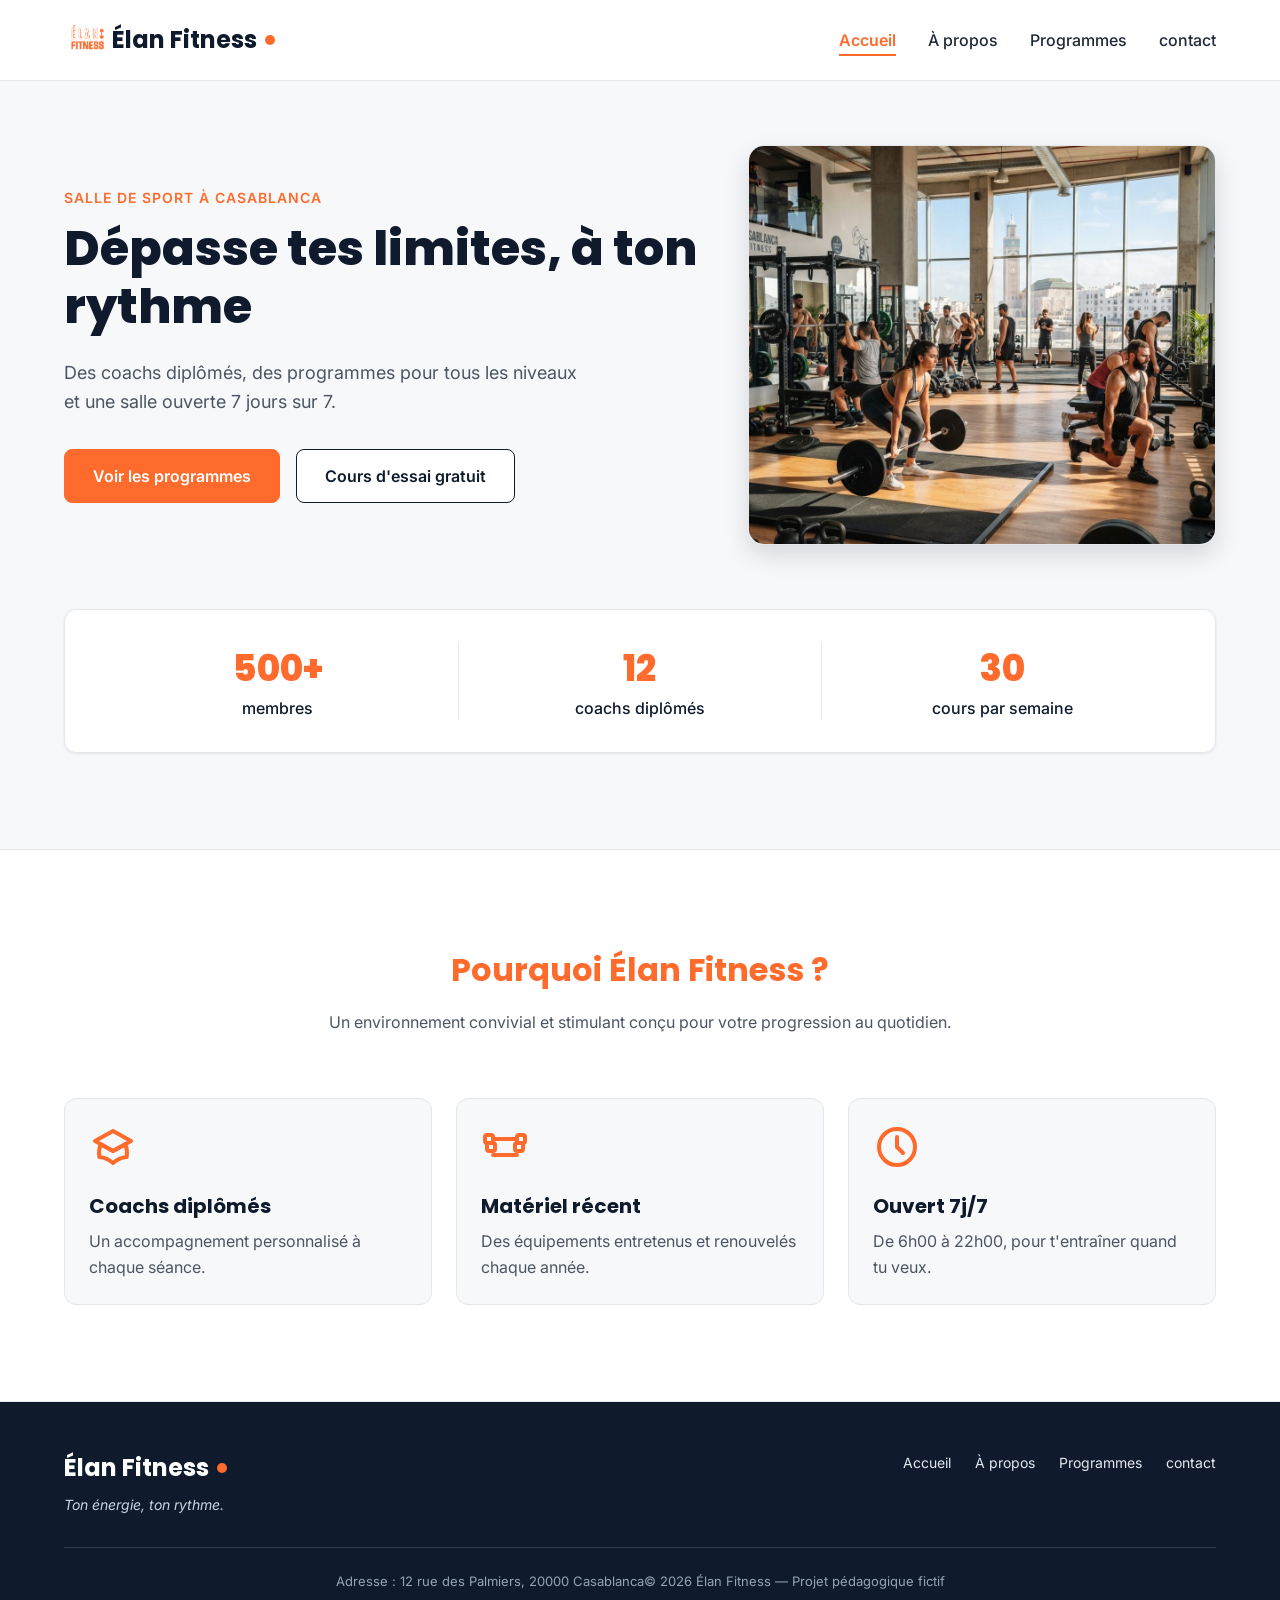
<file: index.html>
<!DOCTYPE html>
<html lang="fr">
<head>
  <meta charset="UTF-8">
  <meta name="viewport" content="width=device-width, initial-scale=1">
  <meta name="description" content="Élan Fitness, salle de sport à Casablanca : musculation, yoga, cardio et boxe fitness avec des coachs diplômés. Réservez votre cours d'essai gratuit.">
  <title>Élan Fitness | Salle de sport à Casablanca</title>

  <link rel="preconnect" href="https://fonts.googleapis.com">
  <link rel="preconnect" href="https://fonts.gstatic.com" crossorigin>
  <link href="https://fonts.googleapis.com/css2?family=Inter:wght@400;500;600&family=Poppins:wght@600;700;800&display=swap" rel="stylesheet">

  <link rel="stylesheet" href="style.css">
</head>

<body>

  <header class="en-tete">
    <div class="conteneur en-tete-contenu">
      <div class="parent_logo" style="display: flex;">
          <div class="icone"><img src="img/logo.png" alt=""></div>
          <a href="index.html" class="logo">Élan Fitness</a>
      </div>
      
      

      <nav aria-label="Navigation principale">
        <ul class="menu">
          <li><a href="index.html" class="lien-actif">Accueil</a></li>
          <li><a href="a-propos.html">À propos</a></li>
          <li><a href="programmes.html">Programmes</a></li>
          <li><a href="contact.html">contact</a></li>
        </ul>
      </nav>
    </div>
  </header>

  <main>

    <section id="accueil" class="hero">
      <div class="conteneur">

        <div class="hero-contenu">
          <div class="hero-texte">
            <p class="sur-titre">Salle de sport à Casablanca</p>
            <h1>Dépasse tes limites, à ton rythme</h1>
            <p class="hero-description">
              Des coachs diplômés, des programmes pour tous les niveaux et une salle ouverte 7 jours sur 7.
            </p>
            <div class="boutons">
              <a href="#programmes" class="bouton bouton-principal">Voir les programmes</a>
              <a href="#contact" class="bouton bouton-secondaire">Cours d'essai gratuit</a>
            </div>
          </div>

          <img class="hero-image" src="img/hero.jpg" alt="Des personnes s'entraînent dans une salle de sport lumineuse à Casablanca">
        </div>

        <div class="chiffres">
          <div class="chiffre">
            <p class="chiffre-nombre">500+</p>
            <p>membres</p>
          </div>
          <div class="chiffre">
            <p class="chiffre-nombre">12</p>
            <p>coachs diplômés</p>
          </div>
          <div class="chiffre">
            <p class="chiffre-nombre">30</p>
            <p>cours par semaine</p>
          </div>
        </div>

      </div>
    </section>

    <section class="section section-blanche">
      <div class="conteneur">

        <div class="section-titre">
          <h2>Pourquoi Élan Fitness ?</h2>
          <p>Un environnement convivial et stimulant conçu pour votre progression au quotidien.</p>
        </div>

        <div class="cartes">
          <article class="carte carte-avantage">
            <div class="icone"><img src="img/icone-coach.svg" alt=""></div>
            <h3>Coachs diplômés</h3>
            <p>Un accompagnement personnalisé à chaque séance.</p>
          </article>

          <article class="carte carte-avantage">
            <div class="icone"><img src="img/icone-materiel.svg" alt=""></div>
            <h3>Matériel récent</h3>
            <p>Des équipements entretenus et renouvelés chaque année.</p>
          </article>

          <article class="carte carte-avantage">
            <div class="icone"><img src="img/icone-horloge.svg" alt=""></div>
            <h3>Ouvert 7j/7</h3>
            <p>De 6h00 à 22h00, pour t'entraîner quand tu veux.</p>
          </article>
        </div>

      </div>
    </section>

    <a href = "a-propos.html" ></a>

  </main>

  <footer class="pied-de-page">
    <div class="conteneur">

      <div class="pied-haut">
        <div>
          <p class="logo logo-clair">Élan Fitness</p>
          <p class="slogan">Ton énergie, ton rythme.</p>
        </div>

        <nav aria-label="Navigation du pied de page">
          <ul class="menu menu-pied">
            <li><a href="index.html">Accueil</a></li>
            <li><a href="a-propos.html">À propos</a></li>
            <li><a href="programmes.html">Programmes</a></li>
            <li><a href="contact.html">contact</a></li>
          </ul>
        </nav>
      </div>

      <div class="pied-bas" >
        <p>Adresse : 12 rue des Palmiers, 20000 Casablanca</p>
        <p>&copy; 2026 Élan Fitness — Projet pédagogique fictif</p>
      </div>

    </div>
  </footer>

</body>
</html>
</file>
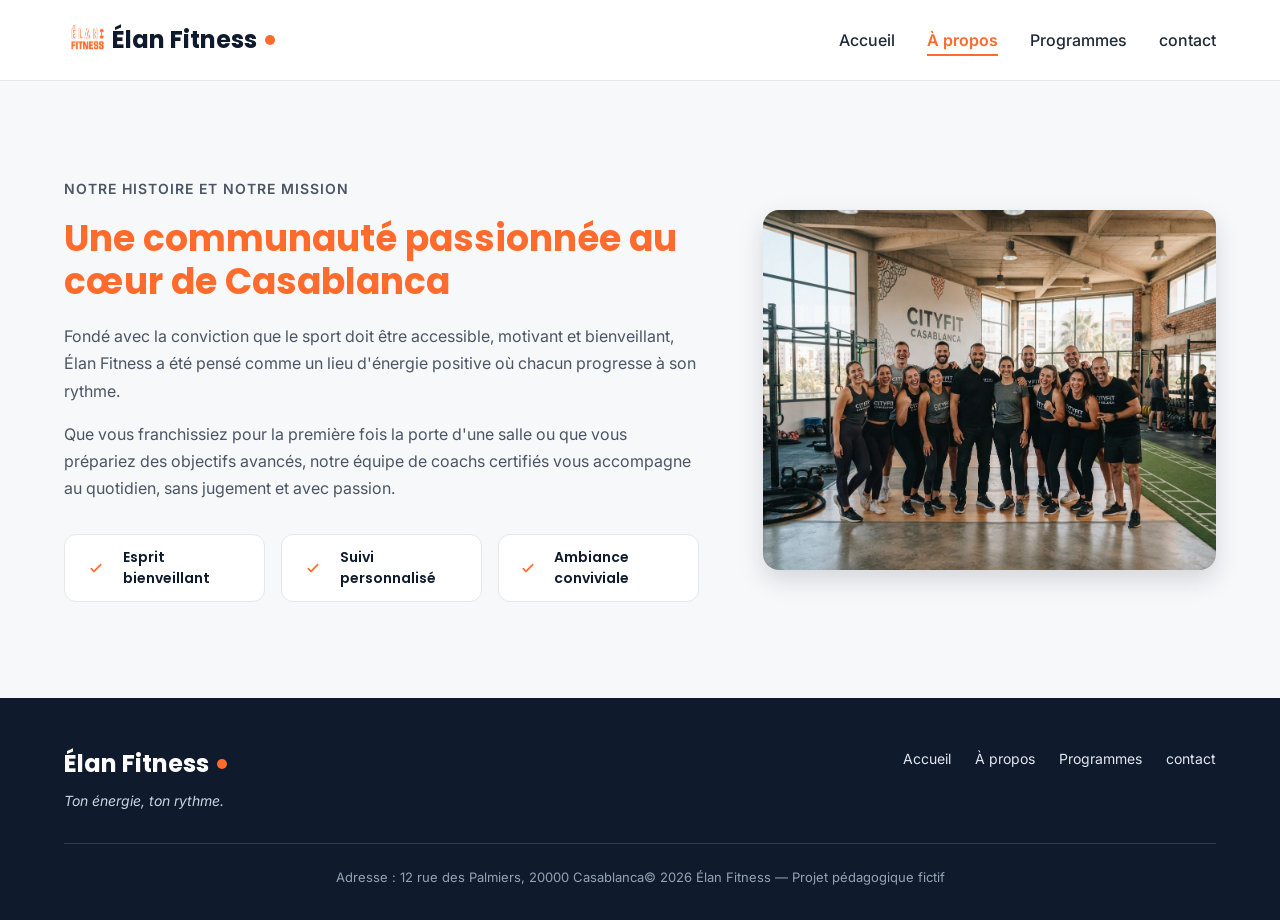
<file: a-propos.html>
<!DOCTYPE html>
<html lang="fr">
<head>
  <meta charset="UTF-8">
  <meta name="viewport" content="width=device-width, initial-scale=1">
  <meta name="description" content="Élan Fitness, salle de sport à Casablanca : musculation, yoga, cardio et boxe fitness avec des coachs diplômés. Réservez votre cours d'essai gratuit.">
  <title>Élan Fitness | Salle de sport à Casablanca</title>

  <link rel="preconnect" href="https://fonts.googleapis.com">
  <link rel="preconnect" href="https://fonts.gstatic.com" crossorigin>
  <link href="https://fonts.googleapis.com/css2?family=Inter:wght@400;500;600&family=Poppins:wght@600;700;800&display=swap" rel="stylesheet">

  <link rel="stylesheet" href="style.css">
</head>

<body>

  <header class="en-tete">
    <div class="conteneur en-tete-contenu">
      <div class="parent_logo" style="display: flex;">
          <div class="icone"><img src="img/logo.png" alt=""></div>
          <a href="index.html" class="logo">Élan Fitness</a>
      </div>
      <nav aria-label="Navigation principale">
        <ul class="menu">
          <li><a href="index.html">Accueil</a></li>
          <li><a href="a-propos.html" class="lien-actif">À propos</a></li>
          <li><a href="programmes.html">Programmes</a></li>
          <li><a href="contact.html">contact</a></li>
        </ul>
      </nav>
    </div>
  </header>
</section>

    <section id="a-propos" class="section">
      <div class="conteneur apropos-contenu">

        <div class="apropos-texte">
          <p class="sur-titre">Notre histoire et notre mission</p>
          <h2>Une communauté passionnée au cœur de Casablanca</h2>
          <p>
            Fondé avec la conviction que le sport doit être accessible, motivant et bienveillant,
            Élan Fitness a été pensé comme un lieu d'énergie positive où chacun progresse à son rythme.
          </p>
          <p>
            Que vous franchissiez pour la première fois la porte d'une salle ou que vous prépariez des
            objectifs avancés, notre équipe de coachs certifiés vous accompagne au quotidien, sans
            jugement et avec passion.
          </p>

          <ul class="valeurs">
            <li class="valeur">
              <div class="icone icone-petite"><img src="img/icone-check.svg" alt=""></div>
              <span>Esprit bienveillant</span>
            </li>
            <li class="valeur">
              <div class="icone icone-petite"><img src="img/icone-check.svg" alt=""></div>
              <span>Suivi personnalisé</span>
            </li>
            <li class="valeur">
              <div class="icone icone-petite"><img src="img/icone-check.svg" alt=""></div>
              <span>Ambiance conviviale</span>
            </li>
          </ul>
        </div>

        <img class="apropos-image" src="img/equipe.jpg" alt="L'équipe de coachs d'Élan Fitness réunie dans la salle">

      </div>
    </section>
    <footer class="pied-de-page">
    <div class="conteneur">

      <div class="pied-haut">
        <div>
          <p class="logo logo-clair">Élan Fitness</p>
          <p class="slogan">Ton énergie, ton rythme.</p>
        </div>

        <nav aria-label="Navigation du pied de page">
          <ul class="menu menu-pied">
            <li><a href="index.html">Accueil</a></li>
            <li><a href="a-propos.html">À propos</a></li>
            <li><a href="programmes.html">Programmes</a></li>
            <li><a href="contact.html">contact</a></li>
          </ul>
        </nav>
      </div>

      <div class="pied-bas">
        <p>Adresse : 12 rue des Palmiers, 20000 Casablanca</p>
        <p>&copy; 2026 Élan Fitness — Projet pédagogique fictif</p>
      </div>

    </div>
  </footer>
  </body>
  </html>
</file>
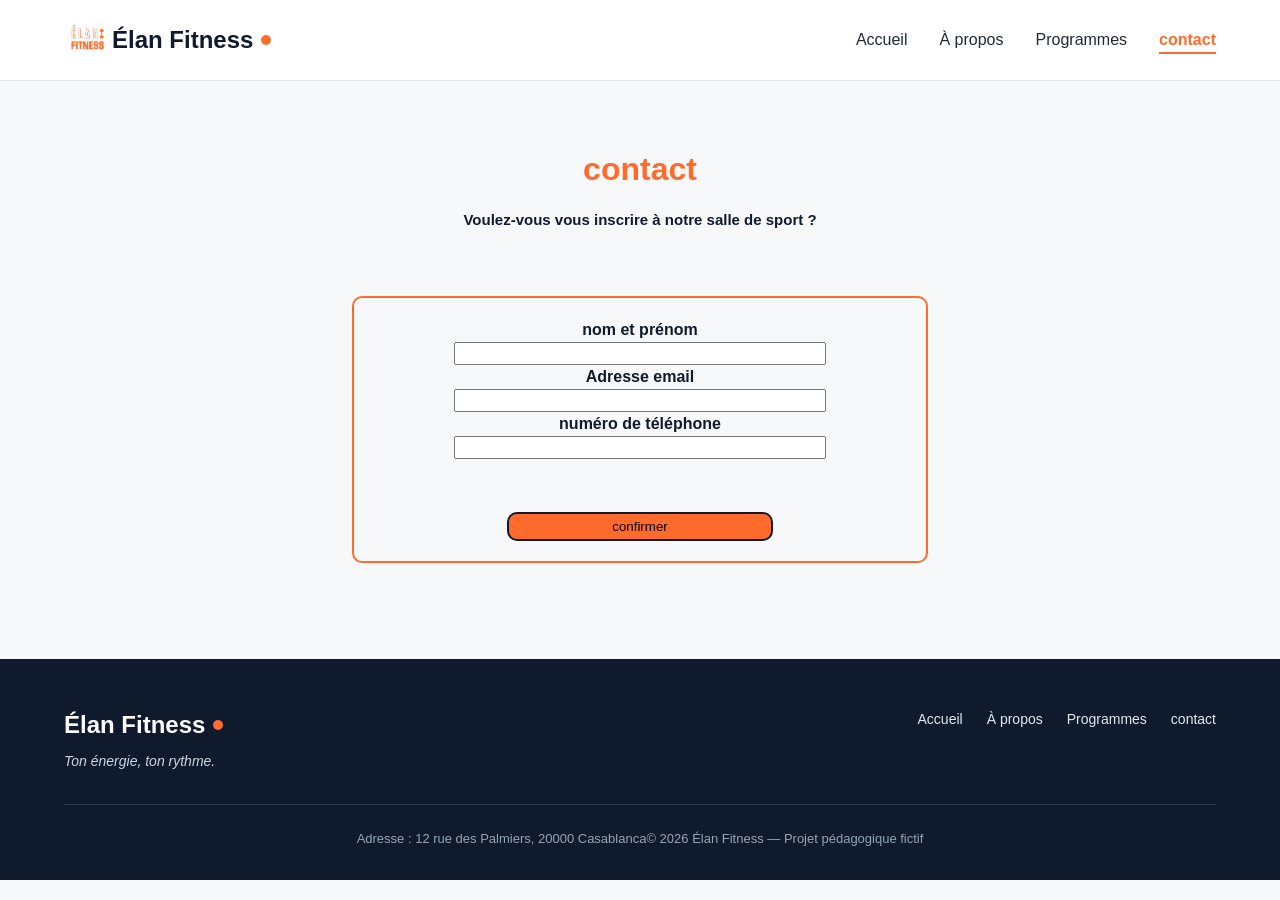
<file: contact.html>
<!DOCTYPE html>
<html lang="en">
<head>
    <meta charset="UTF-8">
    <meta name="viewport" content="width=device-width, initial-scale=1.0">
    <title>Document</title>
    <link rel="stylesheet" href="style.css">
</head>
<body>
    <header class="en-tete">
        <div class="conteneur en-tete-contenu">
      <div class="parent_logo" style="display: flex;">
          <div class="icone"><img src="img/logo.png" alt=""></div>
          <a href="index.html" class="logo">Élan Fitness</a>
      </div>
      <nav aria-label="Navigation principale">
        <ul class="menu">
          <li><a href="index.html" >Accueil</a></li>
          <li><a href="a-propos.html">À propos</a></li>
          <li><a href="programmes.html">Programmes</a></li>
          <li><a href="contact.html"  class="lien-actif">contact</a></li>
        </ul>
      </nav>
    </div>
  </header>
    <main>
        <section id="contact" class="hero">
            <div class="conteneur">
                <div class="section-titre">
                    <h2> contact </h2>
                    <p> Voulez-vous vous inscrire à notre salle de sport ? </p>
                </div>
                <form class="gym-form" action="Po" target="hidden-iframe">
                    
                    <div class="form-inputs">
                        <label for="name" > nom et prénom </label>
                        <input type="text" id="name" required>
                        <label for="email"> Adresse email </label>
                        <input type="email" id="email" required>        
                        <label for="number"> numéro de téléphone </label>
                        <input type="tel" id="number"  required >
                    </div>
                    <button type="submit" class="confirmer-button"> confirmer </button>
                    <div class="success-message">
                        <h3> Merci pour votre inscription ! Nous vous contacterons prochainement pour confirmer votre inscription et les informations fournies </h3>
                    </div>
                </form>
            </div>
        </section>
        <iframe name="hidden-iframe" style="display:none;"></iframe> 
    </main>
  <footer class="pied-de-page">
    <div class="conteneur">

      <div class="pied-haut">
        <div>
          <p class="logo logo-clair">Élan Fitness</p>
          <p class="slogan">Ton énergie, ton rythme.</p>
        </div>

        <nav aria-label="Navigation du pied de page">
          <ul class="menu menu-pied">
            <li><a href="index.html">Accueil</a></li>
            <li><a href="a-propos.html">À propos</a></li>
            <li><a href="programmes.html">Programmes</a></li>
            <li><a href="contact.html">contact</a></li>
          </ul>
        </nav>
      </div>

      <div class="pied-bas">
        <p>Adresse : 12 rue des Palmiers, 20000 Casablanca</p>
        <p>&copy; 2026 Élan Fitness — Projet pédagogique fictif</p>
      </div>

    </div>
  </footer>
</body>
</html>
</file>
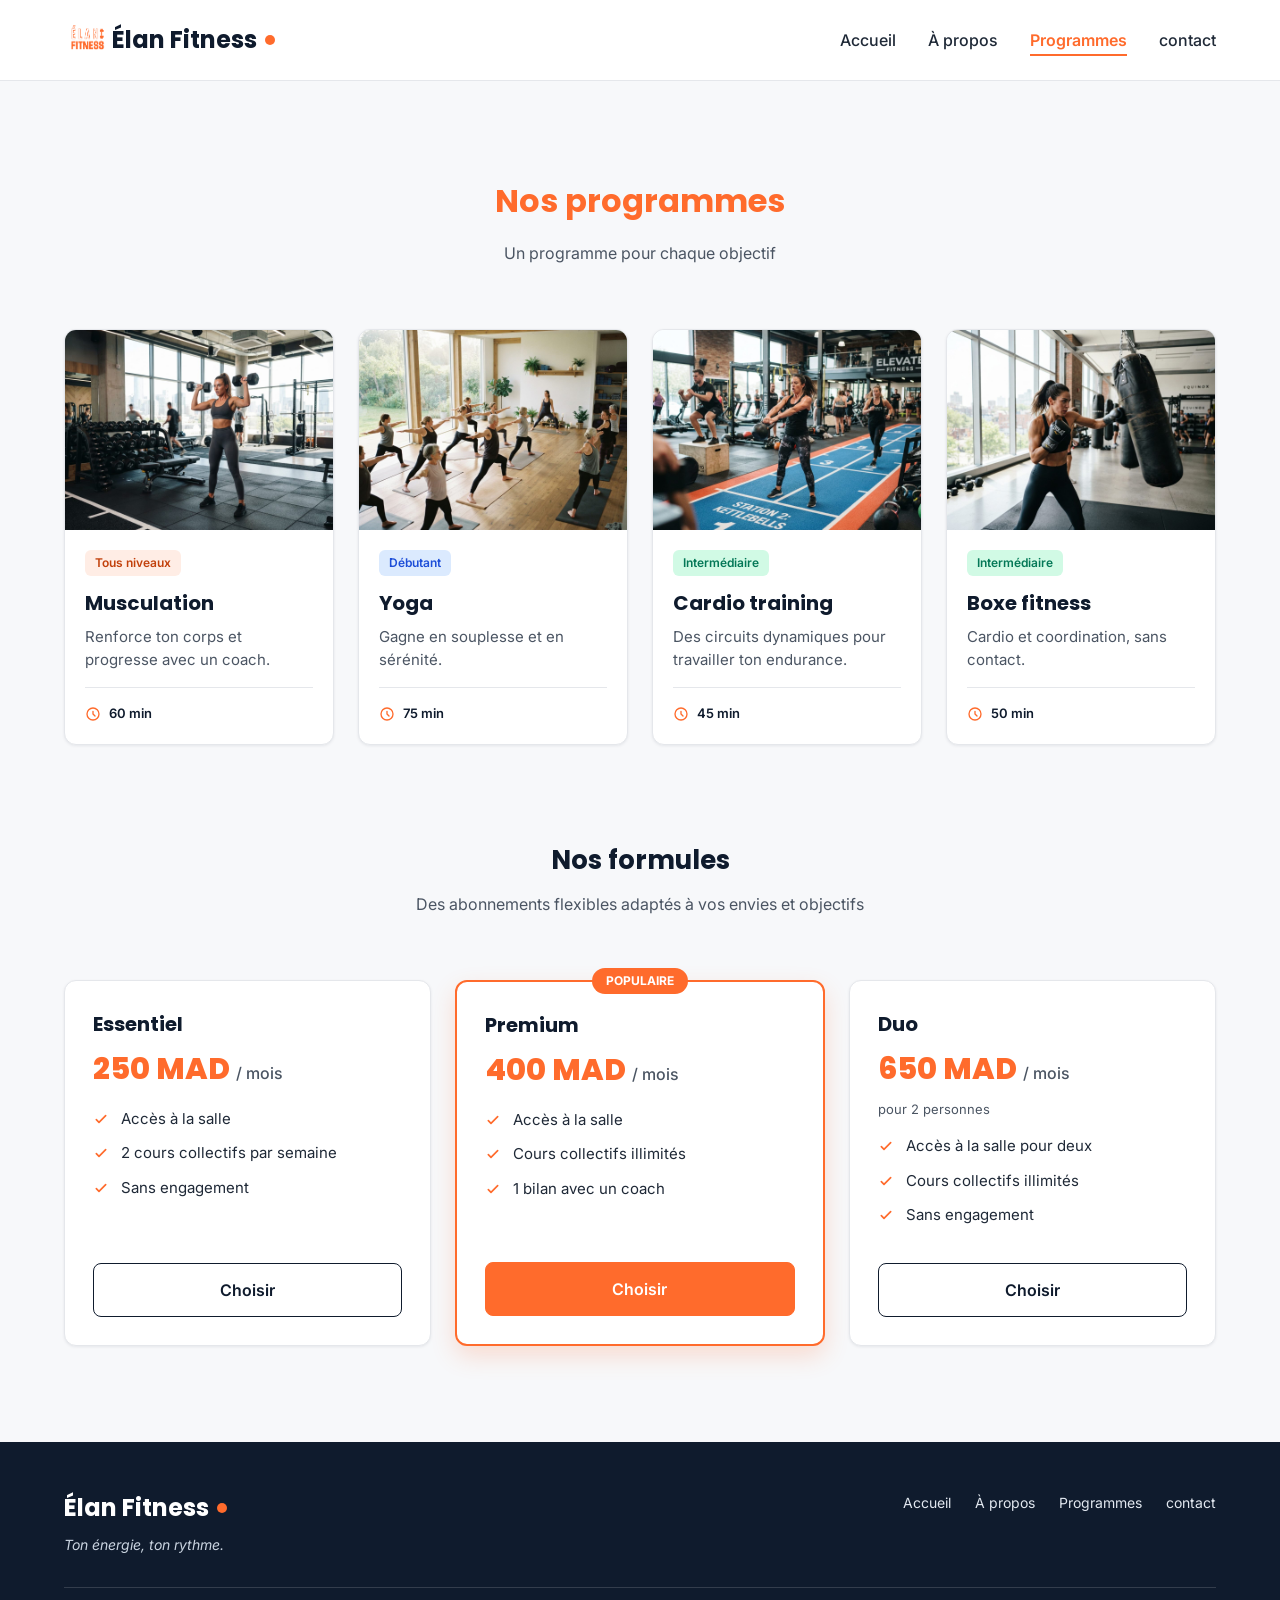
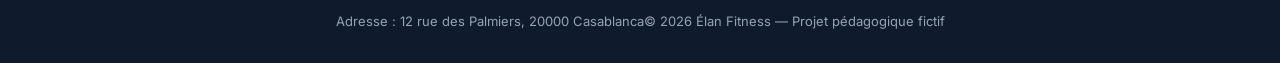
<file: programmes.html>
<!DOCTYPE html>
<html lang="fr">
<head>
  <meta charset="UTF-8">
  <meta name="viewport" content="width=device-width, initial-scale=1">
  <meta name="description" content="Élan Fitness, salle de sport à Casablanca : musculation, yoga, cardio et boxe fitness avec des coachs diplômés. Réservez votre cours d'essai gratuit.">
  <title>Élan Fitness | Salle de sport à Casablanca</title>

  <link rel="preconnect" href="https://fonts.googleapis.com">
  <link rel="preconnect" href="https://fonts.gstatic.com" crossorigin>
  <link href="https://fonts.googleapis.com/css2?family=Inter:wght@400;500;600&family=Poppins:wght@600;700;800&display=swap" rel="stylesheet">

  <link rel="stylesheet" href="style.css">
</head>

<body>

  <header class="en-tete">
    <div class="conteneur en-tete-contenu">
      <div class="parent_logo" style="display: flex;">
          <div class="icone"><img src="img/logo.png" alt=""></div>
          <a href="index.html" class="logo">Élan Fitness</a>
      </div>
      <nav aria-label="Navigation principale">
        <ul class="menu">
          <li><a href="index.html">Accueil</a></li>
          <li><a href="a-propos.html">À propos</a></li>
          <li><a href="programmes.html" class="lien-actif">Programmes</a></li>
          <li><a href="contact.html">contact</a></li>
        </ul>
      </nav>
    </div>
  </header>

<section id="programmes" class="section">
      <div class="conteneur">

        <div class="section-titre">
          <h2>Nos programmes</h2>
          <p>Un programme pour chaque objectif</p>
        </div>

        <div class="cartes">

          <article class="carte carte-programme">
            <img src="img/musculation.jpg" alt="Une sportive soulève des haltères dans l'espace musculation">
            <div class="programme-corps">
              <span class="etiquette etiquette-orange">Tous niveaux</span>
              <h3>Musculation</h3>
              <p>Renforce ton corps et progresse avec un coach.</p>
              <p class="duree"><img src="img/icone-duree.svg" alt="">60 min</p>
            </div>
          </article>

          <article class="carte carte-programme">
            <img src="img/yoga.jpg" alt="Un groupe pratique le yoga sur des tapis dans une salle lumineuse">
            <div class="programme-corps">
              <span class="etiquette etiquette-bleue">Débutant</span>
              <h3>Yoga</h3>
              <p>Gagne en souplesse et en sérénité.</p>
              <p class="duree"><img src="img/icone-duree.svg" alt="">75 min</p>
            </div>
          </article>

          <article class="carte carte-programme">
            <img src="img/cardio.jpg" alt="Des sportifs suivent un circuit de cardio training avec des kettlebells">
            <div class="programme-corps">
              <span class="etiquette etiquette-verte">Intermédiaire</span>
              <h3>Cardio training</h3>
              <p>Des circuits dynamiques pour travailler ton endurance.</p>
              <p class="duree"><img src="img/icone-duree.svg" alt="">45 min</p>
            </div>
          </article>

          <article class="carte carte-programme">
            <img src="img/boxe.jpg" alt="Une sportive frappe un sac de frappe pendant un cours de boxe fitness">
            <div class="programme-corps">
              <span class="etiquette etiquette-verte">Intermédiaire</span>
              <h3>Boxe fitness</h3>
              <p>Cardio et coordination, sans contact.</p>
              <p class="duree"><img src="img/icone-duree.svg" alt="">50 min</p>
            </div>
          </article>

        </div>

        <div class="formules">

          <div class="section-titre">
            <h3>Nos formules</h3>
            <p>Des abonnements flexibles adaptés à vos envies et objectifs</p>
          </div>

          <div class="cartes">

            <article class="carte formule">
              <h4>Essentiel</h4>
              <p class="prix">250 MAD <span>/ mois</span></p>
              <ul class="formule-liste">
                <li>Accès à la salle</li>
                <li>2 cours collectifs par semaine</li>
                <li>Sans engagement</li>
              </ul>
              <a href="#contact" class="bouton bouton-secondaire">Choisir</a>
            </article>

            <article class="carte formule formule-populaire">
              <p class="badge-populaire">Populaire</p>
              <h4>Premium</h4>
              <p class="prix">400 MAD <span>/ mois</span></p>
              <ul class="formule-liste">
                <li>Accès à la salle</li>
                <li>Cours collectifs illimités</li>
                <li>1 bilan avec un coach</li>
              </ul>
              <a href="#contact" class="bouton bouton-principal">Choisir</a>
            </article>

            <article class="carte formule">
              <h4>Duo</h4>
              <p class="prix">650 MAD <span>/ mois</span></p>
              <p class="prix-note">pour 2 personnes</p>
              <ul class="formule-liste">
                <li>Accès à la salle pour deux</li>
                <li>Cours collectifs illimités</li>
                <li>Sans engagement</li>
              </ul>
              <a href="#contact" class="bouton bouton-secondaire">Choisir</a>
            </article>

          </div>
        </div>

      </div>
    </section>

  </main>

  <footer class="pied-de-page">
    <div class="conteneur">

      <div class="pied-haut">
        <div>
          <p class="logo logo-clair">Élan Fitness</p>
          <p class="slogan">Ton énergie, ton rythme.</p>
        </div>

        <nav aria-label="Navigation du pied de page">
          <ul class="menu menu-pied">
            <li><a href="index.html">Accueil</a></li>
            <li><a href="a-propos.html">À propos</a></li>
            <li><a href="programmes.html">Programmes</a></li>
            <li><a href="contact.html">contact</a></li>
          </ul>
        </nav>
      </div>

      <div class="pied-bas">
        <p>Adresse : 12 rue des Palmiers, 20000 Casablanca</p>
        <p>&copy; 2026 Élan Fitness — Projet pédagogique fictif</p>
      </div>

    </div>
  </footer>

</body>
</html>
</file>
<file: style.css>
* {
  box-sizing: border-box;
  margin: 0;
  padding: 0;
}

html {
  scroll-behavior: smooth;
}

body {
  font-family: 'Inter', Arial, sans-serif;
  font-size: 16px;
  line-height: 1.5;
  color: #1F2937;
  background-color: #F7F8FA;
}

h1, h2, h3, h4 {
  font-family: 'Poppins', Arial, sans-serif;
  color: #0F1B2D;
}

a {
  color: inherit;
  text-decoration: none;
}

ul {
  list-style: none;
}

img {
  display: block;
  max-width: 100%;
}

a:focus-visible,
button:focus-visible {
  outline: 3px solid #FF6B2C;
  outline-offset: 2px;
}

.conteneur {
  width: 100%;
  max-width: 1200px;
  margin: 0 auto;
  padding: 0 24px;
}

.section {
  padding: 96px 0;
}

.section-blanche {
  background-color: #FFFFFF;
  border-top: 1px solid #E5E7EB;
  border-bottom: 1px solid #E5E7EB;
}

.section-titre {
  max-width: 640px;
  margin: 0 auto 64px;
  text-align: center;
}

.section-titre h2 {
  font-size: 32px;
  margin-bottom: 16px;
}

.section-titre h3 {
  font-size: 26px;
  margin-bottom: 12px;
}

.section-titre p {
  color: #4B5563;
}

.sur-titre {
  font-size: 14px;
  font-weight: 600;
  color: #FF6B2C;
  text-transform: uppercase;
  letter-spacing: 1px;
  margin-bottom: 12px;
}

.bouton {
  display: inline-block;
  padding: 14px 28px;
  border-radius: 8px;
  font-size: 16px;
  font-weight: 600;
  text-align: center;
  cursor: pointer;
}

.bouton-principal {
  background-color: #FF6B2C;
  border: 1px solid #FF6B2C;
  color: #FFFFFF;
}

.bouton-principal:hover {
  background-color: #F05817;
}

.bouton-secondaire {
  background-color: #FFFFFF;
  border: 1px solid #0F1B2D;
  color: #0F1B2D;
}

.bouton-secondaire:hover {
  background-color: #F3F4F6;
}

.cartes {
  display: flex;
  gap: 24px;
}

.carte {
  flex: 1;
  background-color: #FFFFFF;
  border: 1px solid #E5E7EB;
  border-radius: 12px;
  box-shadow: 0 1px 3px rgba(15, 27, 45, 0.08);
}

.icone {
  width: 48px;
  height: 48px;
  border-radius: 8px;
  display: flex;
  align-items: center;
  justify-content: center;
}

.icone img {
  width: 60px;
  height: 60px;
}

.icone-petite {
  width: 32px;
  height: 32px;
  border-radius: 50%;
}

.icone-petite img {
  width: 16px;
  height: 16px;
}

.en-tete {
  position: sticky;
  top: 0;
  z-index: 10;
  background-color: #FFFFFF;
  border-bottom: 1px solid #E5E7EB;
}

.en-tete-contenu {
  height: 80px;
  display: flex;
  align-items: center;
  justify-content: space-between;
}

.logo {
  display: flex;
  align-items: center;
  font-family: 'Poppins', Arial, sans-serif;
  font-size: 24px;
  font-weight: 700;
  color: #0F1B2D;
}

.logo::after {
  content: "";
  width: 10px;
  height: 10px;
  margin-left: 8px;
  background-color: #FF6B2C;
  border-radius: 50%;
}

.menu {
  display: flex;
  gap: 32px;
}

.menu a {
  font-weight: 500;
  padding-bottom: 4px;
  border-bottom: 2px solid transparent;
}

.menu a:hover {
  color: #FF6B2C;
}

.menu .lien-actif {
  color: #FF6B2C;
  font-weight: 600;
  border-bottom-color: #FF6B2C;
}

.hero {
  padding: 64px 0 96px;
}

.hero-contenu {
  display: flex;
  align-items: center;
  gap: 32px;
}

.hero-texte {
  flex: 7;
}

.hero-texte h1 {
  font-size: 48px;
  font-weight: 800;
  line-height: 1.2;
  margin-bottom: 24px;
}

.hero-description {
  max-width: 520px;
  font-size: 18px;
  line-height: 1.6;
  color: #4B5563;
  margin-bottom: 32px;
}

.boutons {
  display: flex;
  flex-wrap: wrap;
  gap: 16px;
}

.hero-image {
  flex: 5;
  min-width: 0;
  height: 400px;
  object-fit: cover;
  border-radius: 16px;
  border: 1px solid #E5E7EB;
  box-shadow: 0 10px 25px rgba(15, 27, 45, 0.15);
}

.chiffres {
  display: flex;
  margin-top: 64px;
  padding: 32px;
  background-color: #FFFFFF;
  border: 1px solid #E5E7EB;
  border-radius: 12px;
  box-shadow: 0 1px 3px rgba(15, 27, 45, 0.08);
}

.chiffre {
  flex: 1;
  text-align: center;
  font-weight: 500;
  color: #0F1B2D;
}

.chiffre + .chiffre {
  border-left: 1px solid #E5E7EB;
}

.chiffre-nombre {
  font-family: 'Poppins', Arial, sans-serif;
  font-size: 36px;
  font-weight: 800;
  color: #FF6B2C;
}

.carte-avantage {
  padding: 24px;
  background-color: #F7F8FA;
  box-shadow: none;
}

.carte-avantage .icone {
  margin-bottom: 20px;
}

.carte-avantage h3 {
  font-size: 20px;
  margin-bottom: 8px;
}

.carte-avantage p {
  color: #4B5563;
  line-height: 1.6;
}

.apropos-contenu {
  display: flex;
  align-items: center;
  gap: 64px;
}

.apropos-texte {
  flex: 7;
}

.apropos-texte h2 {
  font-size: 36px;
  line-height: 1.2;
  margin-bottom: 20px;
}

.apropos-texte p {
  color: #4B5563;
  line-height: 1.7;
  margin-bottom: 16px;
}

.valeurs {
  display: flex;
  gap: 16px;
  margin-top: 32px;
}

.valeur {
  flex: 1;
  display: flex;
  align-items: center;
  gap: 12px;
  padding: 12px 16px;
  background-color: #FFFFFF;
  border: 1px solid #E5E7EB;
  border-radius: 12px;
  font-family: 'Poppins', Arial, sans-serif;
  font-size: 14px;
  font-weight: 600;
  color: #0F1B2D;
}

.apropos-image {
  flex: 5;
  min-width: 0;
  height: 360px;
  object-fit: cover;
  border-radius: 16px;
  box-shadow: 0 10px 25px rgba(15, 27, 45, 0.15);
}

.carte-programme {
  display: flex;
  flex-direction: column;
  overflow: hidden;
}

.carte-programme > img {
  width: 100%;
  height: 200px;
  object-fit: cover;
}

.programme-corps {
  flex: 1;
  display: flex;
  flex-direction: column;
  padding: 20px;
}

.programme-corps h3 {
  font-size: 20px;
  margin-bottom: 8px;
}

.programme-corps p {
  font-size: 15px;
  color: #4B5563;
}

.etiquette {
  align-self: flex-start;
  padding: 4px 10px;
  margin-bottom: 12px;
  border-radius: 6px;
  font-size: 12px;
  font-weight: 600;
}

.etiquette-orange {
  background-color: #FFEDE5;
  color: #C2410C;
}

.etiquette-bleue {
  background-color: #DBEAFE;
  color: #1D4ED8;
}

.etiquette-verte {
  background-color: #D1FAE5;
  color: #047857;
}

.programme-corps .duree {
  display: flex;
  align-items: center;
  gap: 8px;
  margin-top: auto;
  padding-top: 16px;
  border-top: 1px solid #E5E7EB;
  font-size: 13px;
  font-weight: 600;
  color: #0F1B2D;
}

.programme-corps h3 + p {
  margin-bottom: 16px;
}

.duree img {
  width: 16px;
  height: 16px;
}

.formules {
  margin-top: 96px;
}

.formule {
  position: relative;
  display: flex;
  flex-direction: column;
  padding: 28px;
}

.formule h4 {
  font-size: 20px;
}

.prix {
  margin: 8px 0 16px;
  font-family: 'Poppins', Arial, sans-serif;
  font-size: 30px;
  font-weight: 800;
  color: #FF6B2C;
}

.prix span {
  font-family: 'Inter', Arial, sans-serif;
  font-size: 16px;
  font-weight: 500;
  color: #4B5563;
}

.prix-note {
  margin: -8px 0 16px;
  font-size: 13px;
  color: #4B5563;
}

.formule-liste {
  flex: 1;
  margin-bottom: 24px;
}

.formule-liste li {
  padding-left: 28px;
  margin-bottom: 12px;
  font-size: 15px;
  background-image: url('img/icone-check.svg');
  background-repeat: no-repeat;
  background-position: left center;
  background-size: 16px;
}

.formule .bouton {
  display: block;
}

.formule-populaire {
  border: 2px solid #FF6B2C;
  box-shadow: 0 10px 25px rgba(255, 107, 44, 0.2);
}

.badge-populaire {
  position: absolute;
  top: -14px;
  left: 50%;
  transform: translateX(-50%);
  padding: 4px 14px;
  background-color: #FF6B2C;
  border-radius: 999px;
  font-size: 12px;
  font-weight: 700;
  text-transform: uppercase;
  color: #FFFFFF;
}

.pied-de-page {
  padding: 48px 0 32px;
  background-color: #0F1B2D;
  color: #FFFFFF;
}

.pied-haut {
  display: flex;
  justify-content: space-between;
  align-items: flex-start;
  padding-bottom: 32px;
  border-bottom: 1px solid rgba(255, 255, 255, 0.15);
}

.logo-clair {
  color: #FFFFFF;
}

.slogan {
  margin-top: 8px;
  font-size: 14px;
  font-style: italic;
  color: #CBD5E1;
}

.menu-pied {
  gap: 24px;
}

.menu-pied a {
  font-size: 14px;
  font-weight: 400;
  color: #E2E8F0;
}

.pied-bas {
  display: flex;
  justify-content: center;
  margin-top: 24px;
  font-size: 13px;
  color: #94A3B8;
}

.form-container {
  display: flex;
  justify-content: center;
  align-items: center;
  height: 100vh;
}

form {
  width: 50%;
  margin: 0 auto;
  padding: 20px;
  border: 2px solid #FF6B2C ;
  border-radius: 10px;
}
#name{
  display: flex;
  justify-content: center;
  padding: 0.1%;
  margin: 0 auto;
  width: 70%;
  font-size: medium;
  color: #FF6B2C;
}
#email{
  display: flex;
  justify-content: 50%;
  padding: 0.1%;
  margin: 0 auto;
  width: 70%;
  font-size: medium;
  color: #FF6B2C;

}
#number{
  display: flex;
  justify-content: center;
  padding: 0.1%;
  margin: 0 auto;
  width: 70%;
  font-size: medium;
  color: #FF6B2C;

}


#contact{
  display: flex;
  justify-content: 50%;;
  font-weight: bold;
  color: #0F1B2D;
}


h2{
  font-weight: bold;
  color: #FF6B2C;
}


#contact p{
  font-size: 15px;
  font-weight: bold;
  color: #0F1B2D;
}

.confirmer-button { 
    display: flex; 
    justify-content: center;
    align-items: center;
    height: auto; 
    width: 50%; 
    padding: 5px; 
    margin: 0 auto;
    margin-top: 10%;
    background-color: #FF6B2C;
    border: 2px solid #0F1B2D; 
    border-radius: 10px; 
    cursor: pointer;
  }

.gym-form label {
  display: flex;
  justify-content: center;
  color: #0F1B2D;
  .name { color: #04AA6D;}

}
.success-message {
  display: none;
}

.gym-form:valid .success-message {
  display: block;
}

.gym-form:valid .form-inputs,
.gym-form:valid .confirmer-button {
  display: none;
}
</file>
